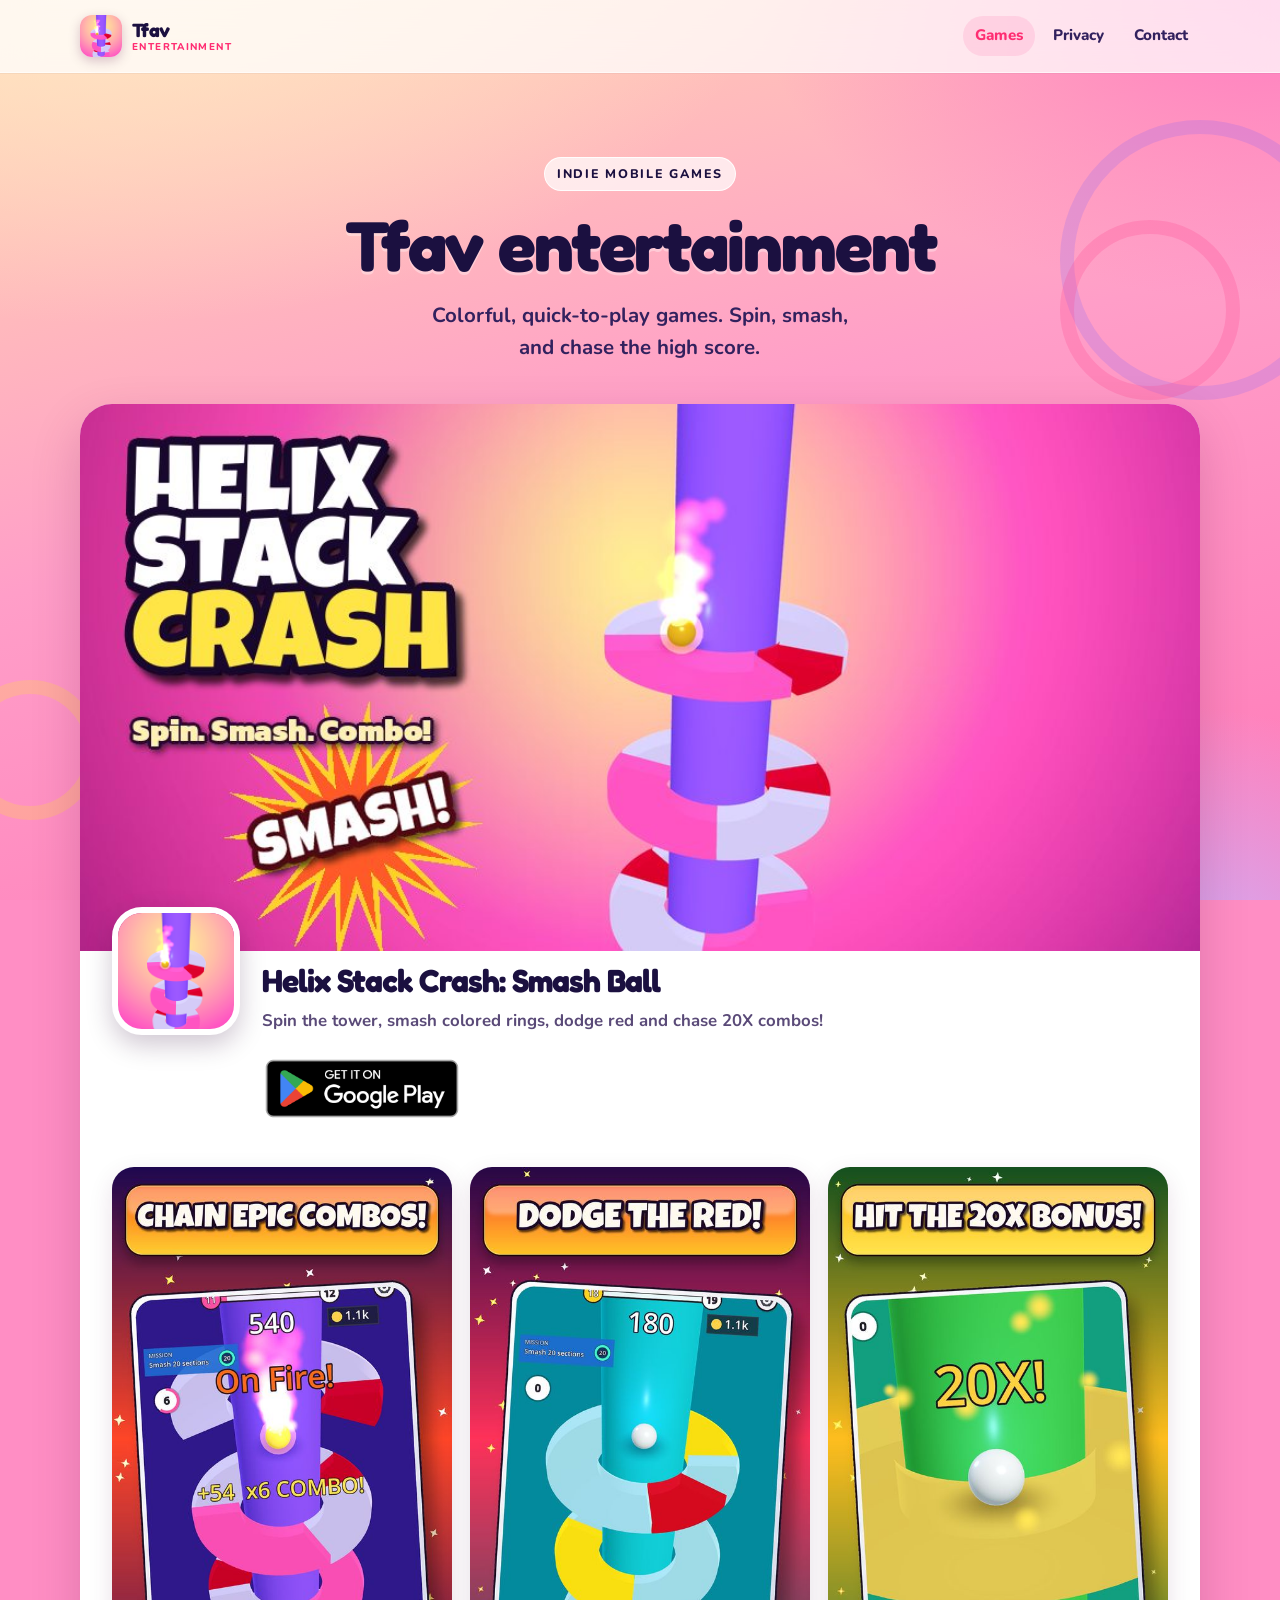
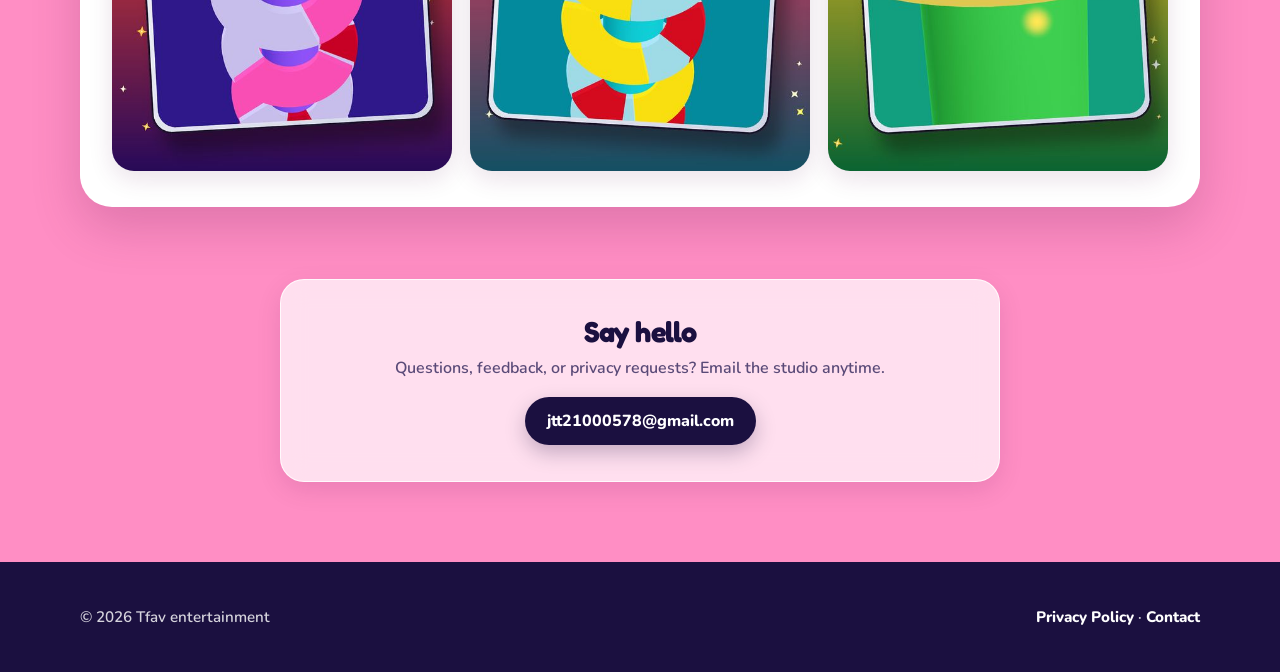
<file: index.html>
<!DOCTYPE html>
<html lang="en">
  <head>
    <meta charset="utf-8">
    <meta name="viewport" content="width=device-width, initial-scale=1">
    <link rel="icon" href="favicon.ico" sizes="any">
    <link rel="icon" type="image/png" sizes="32x32" href="assets/favicon-32.png">
    <link rel="apple-touch-icon" href="apple-touch-icon.png">
    <meta name="theme-color" content="#ff3d8a">
    <link rel="stylesheet" href="assets/fonts/fonts.css">
    <link rel="stylesheet" href="assets/style.css">
    <title>Tfav entertainment</title>
    <meta name="description" content="Colorful mobile games from Tfav entertainment, including Helix Stack Crash: Smash Ball.">
    <meta property="og:title" content="Tfav entertainment">
    <meta property="og:description" content="Colorful mobile games, including Helix Stack Crash: Smash Ball.">
    <meta property="og:image" content="assets/feature.jpg">
    <meta property="og:type" content="website">
  </head>
  <body>
    <div class="page-bg" aria-hidden="true">
      <span class="ring ring-a"></span>
      <span class="ring ring-b"></span>
      <span class="ring ring-c"></span>
    </div>
    <a class="skip" href="#main">Skip to content</a>
    <header class="site-header">
      <div class="wrap nav">
        <a class="brand" href="index.html">
          <img class="brand-mark" src="assets/icon.png" alt="">
          <span class="brand-name">Tfav <small>entertainment</small></span>
        </a>
        <ul class="nav-links">
          <li><a href="index.html#games" aria-current="page">Games</a></li>
          <li><a href="privacy.html">Privacy</a></li>
          <li><a href="index.html#contact">Contact</a></li>
        </ul>
      </div>
    </header>
    <main id="main">
      <section class="hero wrap">
        <p class="eyebrow">Indie mobile games</p>
        <h1>Tfav entertainment</h1>
        <p class="tagline">Colorful, quick-to-play games. Spin, smash, and chase the high score.</p>
      </section>

      <section class="wrap" id="games" aria-labelledby="games-heading">
        <h2 id="games-heading" class="visually-hidden">Games</h2>
        <article class="game">
          <img class="game-banner" src="assets/feature.jpg" alt="Helix Stack Crash: Smash Ball — Spin. Smash. Combo!">
          <div class="game-body">
            <div class="game-top">
              <img class="game-icon" src="assets/icon.png" width="256" height="256" alt="Helix Stack Crash: Smash Ball icon">
              <div class="game-meta">
                <h2>Helix Stack Crash: Smash Ball</h2>
                <p class="blurb">Spin the tower, smash colored rings, dodge red and chase 20X combos!</p>
                <a class="play-btn" href="https://play.google.com/store/apps/details?id=com.tfavgames.helixstackcrash">
                  <img src="assets/google-play-badge.png" width="646" height="250" alt="Get it on Google Play">
                </a>
              </div>
            </div>
            <div class="shots">
              <figure>
                <img src="assets/shot-combo.jpg" width="540" height="960" alt="Gameplay screenshot: chaining an On Fire combo down the tower">
              </figure>
              <figure>
                <img src="assets/shot-dodge.jpg" width="540" height="960" alt="Gameplay screenshot: steering the ball away from red sections">
              </figure>
              <figure>
                <img src="assets/shot-bonus.jpg" width="540" height="960" alt="Gameplay screenshot: landing on a 20X bonus platform">
              </figure>
            </div>
          </div>
        </article>
      </section>

      <section class="wrap" id="contact" aria-labelledby="contact-heading">
        <div class="contact">
          <h2 id="contact-heading">Say hello</h2>
          <p>Questions, feedback, or privacy requests? Email the studio anytime.</p>
          <a class="email-btn" href="mailto:jtt21000578@gmail.com">jtt21000578@gmail.com</a>
        </div>
      </section>
    </main>
    <footer class="site-footer">
      <div class="wrap footer-inner">
        <p>© 2026 Tfav entertainment</p>
        <p>
          <a href="privacy.html">Privacy Policy</a>
          ·
          <a href="index.html#contact">Contact</a>
        </p>
      </div>
    </footer>
  </body>
</html>
</file>
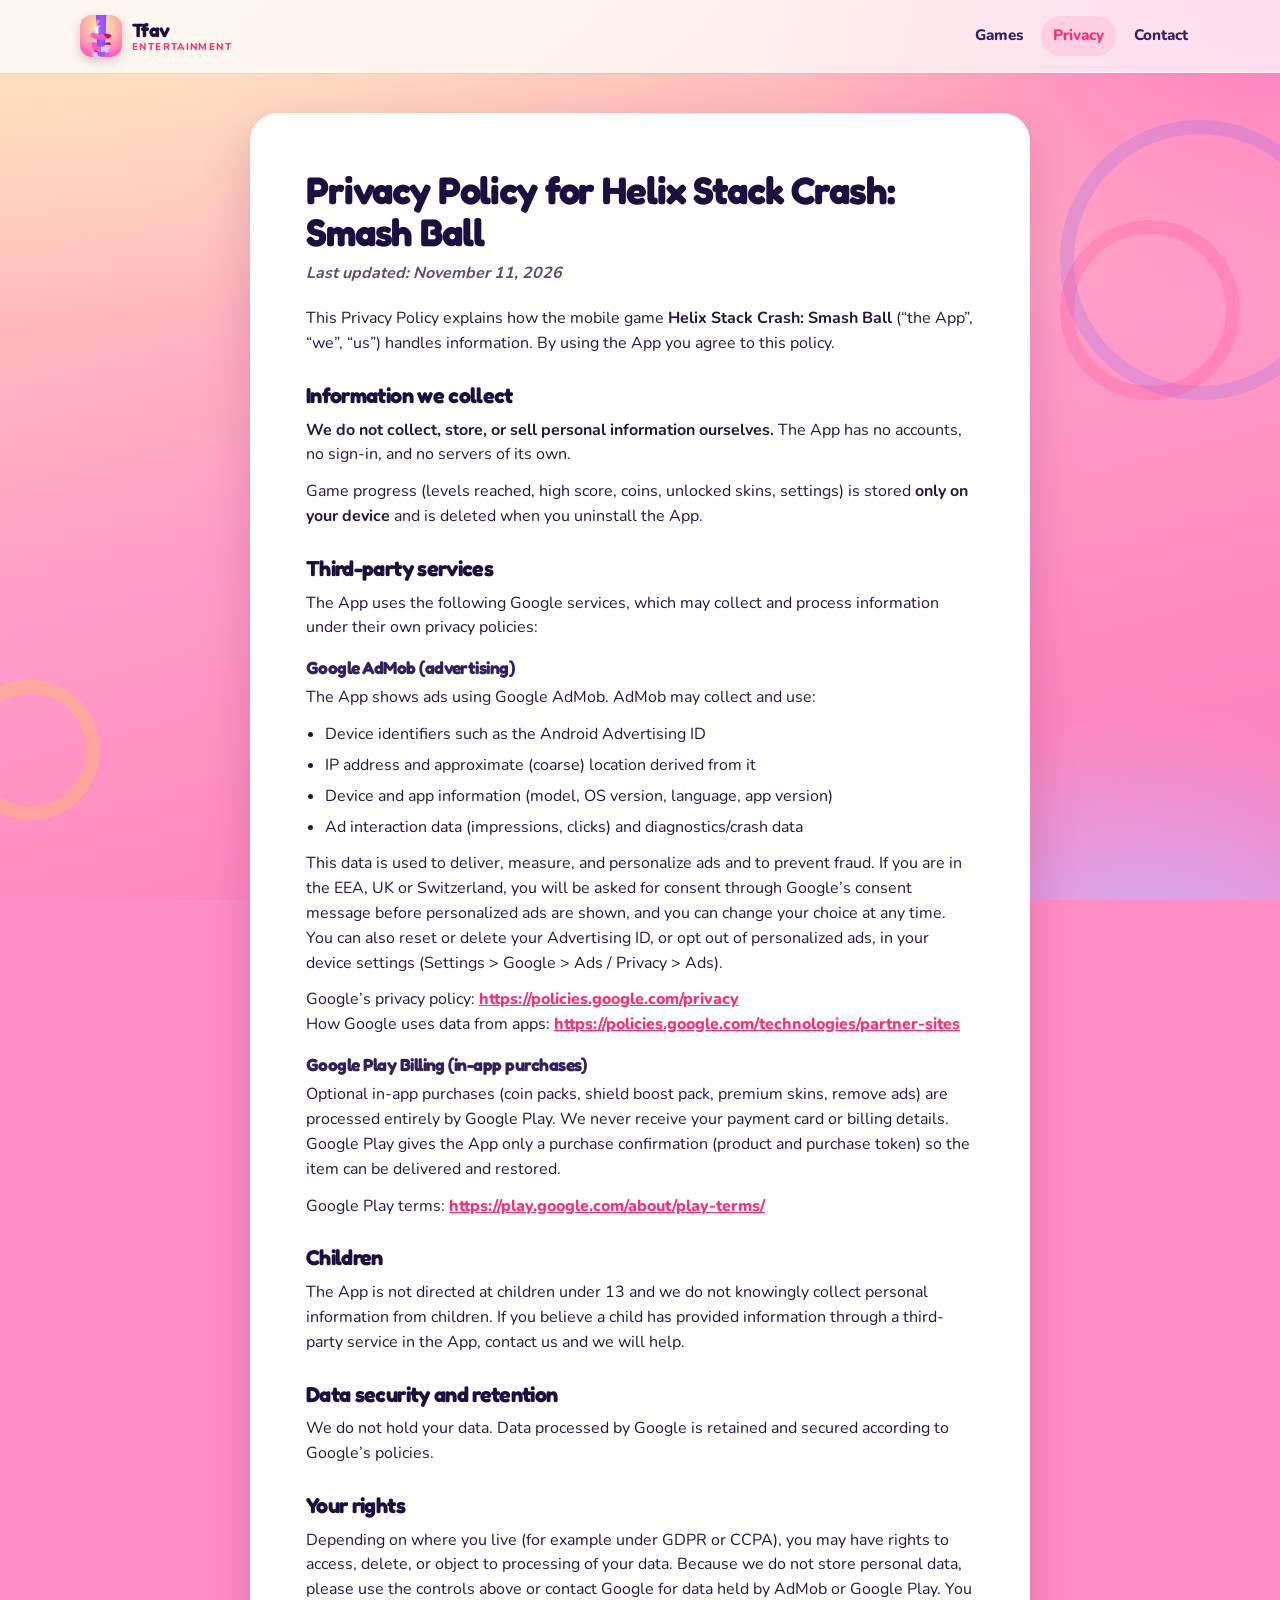
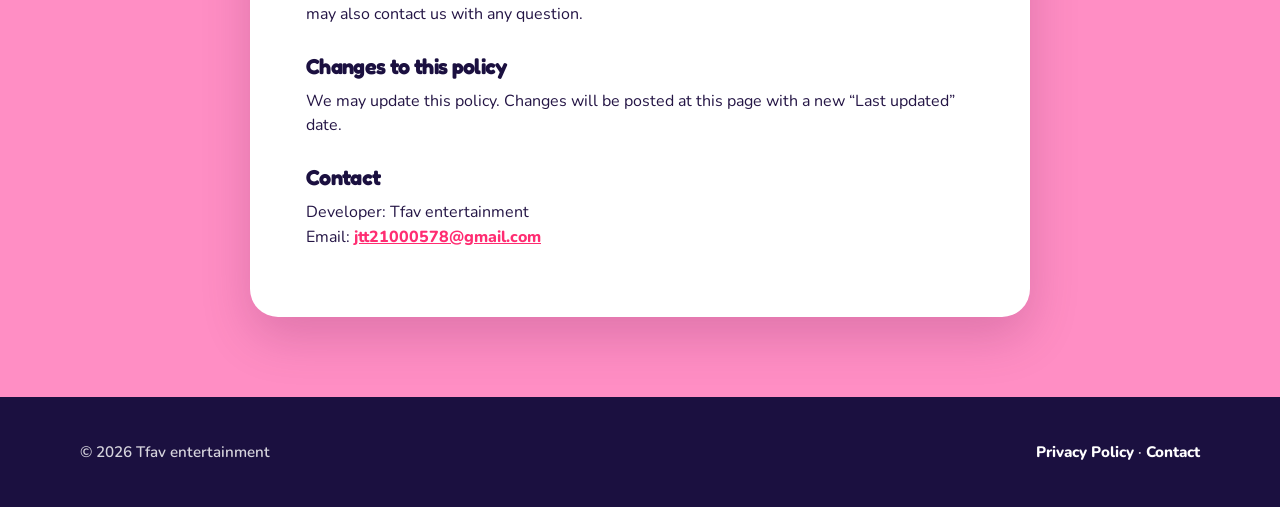
<file: privacy.html>
<!DOCTYPE html>
<html lang="en">
  <head>
    <meta charset="utf-8">
    <meta name="viewport" content="width=device-width, initial-scale=1">
    <link rel="icon" href="favicon.ico" sizes="any">
    <link rel="icon" type="image/png" sizes="32x32" href="assets/favicon-32.png">
    <link rel="apple-touch-icon" href="apple-touch-icon.png">
    <meta name="theme-color" content="#ff3d8a">
    <link rel="stylesheet" href="assets/fonts/fonts.css">
    <link rel="stylesheet" href="assets/style.css">
    <title>Privacy Policy — Helix Stack Crash: Smash Ball</title>
    <meta name="description" content="Privacy Policy for Helix Stack Crash: Smash Ball, a game by Tfav entertainment.">
  </head>
  <body>
    <div class="page-bg" aria-hidden="true">
      <span class="ring ring-a"></span>
      <span class="ring ring-b"></span>
      <span class="ring ring-c"></span>
    </div>
    <a class="skip" href="#main">Skip to content</a>
    <header class="site-header">
      <div class="wrap nav">
        <a class="brand" href="index.html">
          <img class="brand-mark" src="assets/icon.png" alt="">
          <span class="brand-name">Tfav <small>entertainment</small></span>
        </a>
        <ul class="nav-links">
          <li><a href="index.html#games">Games</a></li>
          <li><a href="privacy.html" aria-current="page">Privacy</a></li>
          <li><a href="index.html#contact">Contact</a></li>
        </ul>
      </div>
    </header>
    <main id="main" class="page-main">
      <article class="wrap prose">
        <h1>Privacy Policy for Helix Stack Crash: Smash Ball</h1>
        <p class="updated">Last updated: November 11, 2026</p>
        <p>This Privacy Policy explains how the mobile game <strong>Helix Stack Crash: Smash Ball</strong> (“the App”, “we”, “us”) handles information. By using the App you agree to this policy.</p>

        <h2>Information we collect</h2>
        <p><strong>We do not collect, store, or sell personal information ourselves.</strong> The App has no accounts, no sign-in, and no servers of its own.</p>
        <p>Game progress (levels reached, high score, coins, unlocked skins, settings) is stored <strong>only on your device</strong> and is deleted when you uninstall the App.</p>

        <h2>Third-party services</h2>
        <p>The App uses the following Google services, which may collect and process information under their own privacy policies:</p>

        <h3>Google AdMob (advertising)</h3>
        <p>The App shows ads using Google AdMob. AdMob may collect and use:</p>
        <ul>
          <li>Device identifiers such as the Android Advertising ID</li>
          <li>IP address and approximate (coarse) location derived from it</li>
          <li>Device and app information (model, OS version, language, app version)</li>
          <li>Ad interaction data (impressions, clicks) and diagnostics/crash data</li>
        </ul>
        <p>This data is used to deliver, measure, and personalize ads and to prevent fraud. If you are in the EEA, UK or Switzerland, you will be asked for consent through Google’s consent message before personalized ads are shown, and you can change your choice at any time. You can also reset or delete your Advertising ID, or opt out of personalized ads, in your device settings (Settings &gt; Google &gt; Ads / Privacy &gt; Ads).</p>
        <p>Google’s privacy policy: <a href="https://policies.google.com/privacy">https://policies.google.com/privacy</a><br>
        How Google uses data from apps: <a href="https://policies.google.com/technologies/partner-sites">https://policies.google.com/technologies/partner-sites</a></p>

        <h3>Google Play Billing (in-app purchases)</h3>
        <p>Optional in-app purchases (coin packs, shield boost pack, premium skins, remove ads) are processed entirely by Google Play. We never receive your payment card or billing details. Google Play gives the App only a purchase confirmation (product and purchase token) so the item can be delivered and restored.</p>
        <p>Google Play terms: <a href="https://play.google.com/about/play-terms/">https://play.google.com/about/play-terms/</a></p>

        <h2>Children</h2>
        <p>The App is not directed at children under 13 and we do not knowingly collect personal information from children. If you believe a child has provided information through a third-party service in the App, contact us and we will help.</p>

        <h2>Data security and retention</h2>
        <p>We do not hold your data. Data processed by Google is retained and secured according to Google’s policies.</p>

        <h2>Your rights</h2>
        <p>Depending on where you live (for example under GDPR or CCPA), you may have rights to access, delete, or object to processing of your data. Because we do not store personal data, please use the controls above or contact Google for data held by AdMob or Google Play. You may also contact us with any question.</p>

        <h2>Changes to this policy</h2>
        <p>We may update this policy. Changes will be posted at this page with a new “Last updated” date.</p>

        <h2>Contact</h2>
        <p>Developer: Tfav entertainment<br>
        Email: <a href="mailto:jtt21000578@gmail.com">jtt21000578@gmail.com</a></p>
      </article>
    </main>
    <footer class="site-footer">
      <div class="wrap footer-inner">
        <p>© 2026 Tfav entertainment</p>
        <p>
          <a href="privacy.html">Privacy Policy</a>
          ·
          <a href="index.html#contact">Contact</a>
        </p>
      </div>
    </footer>
  </body>
</html>
</file>
<file: assets/fonts/fonts.css>
@font-face {
  font-family: 'Fredoka';
  font-style: normal;
  font-weight: 500;
  font-display: swap;
  src: url(fredoka-500.woff2) format('woff2');
}

@font-face {
  font-family: 'Fredoka';
  font-style: normal;
  font-weight: 600;
  font-display: swap;
  src: url(fredoka-600.woff2) format('woff2');
}

@font-face {
  font-family: 'Fredoka';
  font-style: normal;
  font-weight: 700;
  font-display: swap;
  src: url(fredoka-700.woff2) format('woff2');
}

@font-face {
  font-family: 'Nunito';
  font-style: normal;
  font-weight: 400;
  font-display: swap;
  src: url(nunito-400.woff2) format('woff2');
}

@font-face {
  font-family: 'Nunito';
  font-style: normal;
  font-weight: 600;
  font-display: swap;
  src: url(nunito-600.woff2) format('woff2');
}

@font-face {
  font-family: 'Nunito';
  font-style: normal;
  font-weight: 700;
  font-display: swap;
  src: url(nunito-700.woff2) format('woff2');
}

@font-face {
  font-family: 'Nunito';
  font-style: normal;
  font-weight: 800;
  font-display: swap;
  src: url(nunito-800.woff2) format('woff2');
}
</file>
<file: assets/style.css>
/* Tfav entertainment — shared site styles */
:root {
  --navy: #1b1040;
  --navy-soft: #32215e;
  --ink: #241545;
  --pink: #ff3d8a;
  --pink-hot: #ff2d72;
  --pink-soft: #ff8cc0;
  --peach: #ffe3bf;
  --yellow: #ffd445;
  --purple: #6d5cff;
  --muted: #5a4a78;
  --white: #ffffff;
  --card: #ffffff;
  --shadow: 0 20px 50px rgba(90, 16, 70, 0.2);
  --shadow-soft: 0 8px 24px rgba(80, 20, 70, 0.12);
  --radius: 28px;
  --wrap: 1120px;
}

*, *::before, *::after { box-sizing: border-box; }
html { scroll-behavior: smooth; }
body {
  margin: 0;
  font-family: Nunito, "Segoe UI", sans-serif;
  color: var(--ink);
  background: #ff8ec4;
  line-height: 1.55;
  min-height: 100vh;
  display: flex;
  flex-direction: column;
  -webkit-font-smoothing: antialiased;
}
main { flex: 1 0 auto; }
.site-footer { flex-shrink: 0; }
img { max-width: 100%; height: auto; display: block; }
a { color: var(--pink-hot); }
a:hover { color: var(--navy); }
h1, h2, h3, .brand-name {
  font-family: Fredoka, Nunito, sans-serif;
  letter-spacing: -0.03em;
  line-height: 1.1;
}

.page-bg {
  position: fixed;
  inset: 0;
  z-index: -1;
  overflow: hidden;
  background:
    radial-gradient(1100px 640px at 8% -8%, #ffe9c8 0%, transparent 62%),
    radial-gradient(900px 520px at 100% 0%, #ff7ac0 0%, transparent 58%),
    radial-gradient(720px 520px at 90% 110%, #cbb6ff 0%, transparent 55%),
    linear-gradient(165deg, #ffd8b0 0%, #ff9ec8 48%, #ff78b8 100%);
}
.page-bg .ring {
  position: absolute;
  border-radius: 50%;
  border: 14px solid rgba(255, 255, 255, 0.18);
  pointer-events: none;
}
.page-bg .ring-a { width: 280px; height: 280px; top: 120px; right: -60px; border-color: rgba(109, 92, 255, 0.18); }
.page-bg .ring-b { width: 180px; height: 180px; top: 220px; right: 40px; border-color: rgba(255, 61, 138, 0.22); }
.page-bg .ring-c { width: 140px; height: 140px; bottom: 80px; left: -40px; border-color: rgba(255, 212, 69, 0.28); }

.skip {
  position: absolute;
  left: -999px;
  top: 8px;
  background: var(--navy);
  color: #fff;
  padding: 8px 14px;
  border-radius: 8px;
  z-index: 40;
}
.skip:focus { left: 8px; color: #fff; }

.wrap {
  width: min(var(--wrap), calc(100% - 36px));
  margin-inline: auto;
}

/* Header */
.site-header {
  position: sticky;
  top: 0;
  z-index: 30;
  backdrop-filter: blur(18px);
  -webkit-backdrop-filter: blur(18px);
  background: rgba(255, 255, 255, 0.74);
  border-bottom: 1px solid rgba(255, 255, 255, 0.55);
  box-shadow: 0 1px 0 rgba(27, 16, 64, 0.04);
}
.nav {
  display: flex;
  align-items: center;
  justify-content: space-between;
  gap: 16px;
  min-height: 72px;
}
.brand {
  display: flex;
  align-items: center;
  gap: 10px;
  text-decoration: none;
  color: var(--navy);
  min-width: 0;
}
.brand:hover { color: var(--navy); }
.brand-mark {
  width: 42px;
  height: 42px;
  border-radius: 12px;
  box-shadow: 0 4px 12px rgba(80, 0, 60, 0.22);
  object-fit: cover;
  flex: 0 0 auto;
}
.brand-name {
  display: flex;
  flex-direction: column;
  font-weight: 700;
  font-size: 1.2rem;
  line-height: 1.05;
}
.brand-name small {
  font-family: Nunito, sans-serif;
  font-weight: 800;
  font-size: 0.62rem;
  letter-spacing: 0.14em;
  text-transform: uppercase;
  color: var(--pink-hot);
  margin-top: 2px;
}
.nav-links {
  display: flex;
  align-items: center;
  gap: 6px;
  list-style: none;
  margin: 0;
  padding: 0;
}
.nav-links a {
  display: inline-block;
  text-decoration: none;
  color: var(--navy-soft);
  font-weight: 800;
  font-size: 0.95rem;
  padding: 8px 12px;
  border-radius: 999px;
}
.nav-links a:hover,
.nav-links a[aria-current="page"] {
  background: rgba(255, 61, 138, 0.12);
  color: var(--pink-hot);
}

/* Hero */
.hero {
  text-align: center;
  padding: 72px 0 28px;
}
.eyebrow {
  display: inline-block;
  font-weight: 800;
  font-size: 0.78rem;
  letter-spacing: 0.14em;
  text-transform: uppercase;
  color: var(--navy);
  background: rgba(255, 255, 255, 0.7);
  border: 1px solid rgba(255, 255, 255, 0.9);
  padding: 6px 12px;
  border-radius: 999px;
  margin-bottom: 16px;
}
.hero h1 {
  margin: 0;
  font-size: clamp(2.4rem, 6.4vw, 4.4rem);
  font-weight: 700;
  color: var(--navy);
  text-shadow: 0 3px 0 rgba(255, 255, 255, 0.35);
}
.hero .tagline {
  margin: 16px auto 0;
  max-width: 22em;
  font-size: clamp(1.05rem, 2.2vw, 1.28rem);
  font-weight: 700;
  color: var(--navy-soft);
}

/* Game card */
.game {
  background: var(--card);
  border-radius: 32px;
  overflow: hidden;
  box-shadow: var(--shadow);
  margin: 12px auto 72px;
}
.game-banner {
  width: 100%;
  aspect-ratio: 1024 / 500;
  object-fit: cover;
  background: linear-gradient(90deg, #ff8cc0, #ffd8b0);
}
.game-body { padding: 0 32px 36px; }
.game-top {
  display: flex;
  gap: 22px;
  align-items: flex-start;
  margin-top: -44px;
  position: relative;
}
.game-icon {
  width: 128px;
  height: 128px;
  border-radius: 30px;
  border: 6px solid #fff;
  box-shadow: 0 10px 26px rgba(40, 0, 50, 0.22);
  background: #fff;
  flex: 0 0 auto;
  object-fit: cover;
}
.game-meta { flex: 1; min-width: 0; padding-top: 56px; }
.game-meta h2 {
  margin: 0 0 10px;
  font-size: clamp(1.45rem, 3vw, 2rem);
  color: var(--navy);
}
.game-meta .blurb {
  margin: 0 0 8px;
  color: var(--muted);
  font-weight: 700;
  font-size: 1.05rem;
  max-width: 38em;
}
.play-btn {
  display: inline-block;
  line-height: 0;
  margin: 4px 0 0 -10px;
  transition: transform 0.15s ease;
}
.play-btn:hover { transform: scale(1.04); color: inherit; }
.play-btn img {
  width: 220px;
  height: auto;
}

.shots {
  display: grid;
  grid-template-columns: repeat(3, 1fr);
  gap: 18px;
  margin-top: 28px;
}
.shots figure { margin: 0; }
.shots img {
  width: 100%;
  border-radius: 22px;
  box-shadow: var(--shadow-soft);
  background: #2a1b5c;
}

/* Contact */
.contact {
  text-align: center;
  margin: 0 auto 80px;
  background: rgba(255, 255, 255, 0.72);
  backdrop-filter: blur(12px);
  border: 1px solid rgba(255, 255, 255, 0.8);
  border-radius: 24px;
  padding: 36px 24px;
  box-shadow: var(--shadow-soft);
  max-width: 720px;
}
.contact h2 {
  margin: 0 0 8px;
  font-size: 1.8rem;
  color: var(--navy);
}
.contact p { margin: 0 0 16px; color: var(--muted); font-weight: 600; }
.email-btn {
  display: inline-block;
  text-decoration: none;
  background: var(--navy);
  color: #fff !important;
  font-weight: 800;
  padding: 12px 22px;
  border-radius: 999px;
  box-shadow: 0 8px 20px rgba(27, 16, 64, 0.25);
}
.email-btn:hover { background: var(--pink-hot); }

/* Footer */
.site-footer {
  background: var(--navy);
  color: rgba(255, 255, 255, 0.82);
  padding: 28px 0;
}
.footer-inner {
  display: flex;
  flex-wrap: wrap;
  gap: 10px 24px;
  align-items: center;
  justify-content: space-between;
  font-weight: 600;
  font-size: 0.95rem;
}
.site-footer a {
  color: #fff;
  font-weight: 800;
  text-decoration: none;
}
.site-footer a:hover { color: var(--yellow); }

/* Privacy / inner pages */
.page-main { padding: 40px 0 80px; }
.prose {
  background: #fff;
  border-radius: 28px;
  box-shadow: var(--shadow);
  padding: clamp(28px, 5vw, 56px);
  max-width: 780px;
  margin: 0 auto;
}
.prose h1 {
  margin: 0 0 8px;
  font-size: clamp(1.8rem, 4vw, 2.4rem);
  color: var(--navy);
}
.prose .updated {
  color: var(--muted);
  font-weight: 700;
  font-style: italic;
  margin: 0 0 20px;
}
.prose h2 {
  margin: 28px 0 10px;
  font-size: 1.35rem;
  color: var(--navy);
}
.prose h3 {
  margin: 18px 0 8px;
  font-size: 1.1rem;
  color: var(--navy-soft);
}
.prose p, .prose li { color: var(--ink); }
.prose p { margin: 0 0 12px; }
.prose ul { margin: 0 0 12px; padding-left: 1.2em; }
.prose li { margin: 0 0 6px; }
.prose a { font-weight: 800; word-break: break-word; }

/* 404 */
.not-found {
  text-align: center;
  padding: 80px 0 100px;
}
.not-found h1 {
  font-size: clamp(2.4rem, 6vw, 4rem);
  color: var(--navy);
  margin: 0 0 12px;
}
.not-found p {
  font-size: 1.15rem;
  font-weight: 700;
  color: var(--navy-soft);
  margin: 0 0 24px;
}
.home-btn {
  display: inline-block;
  text-decoration: none;
  background: var(--navy);
  color: #fff !important;
  font-family: Fredoka, Nunito, sans-serif;
  font-weight: 600;
  font-size: 1.1rem;
  padding: 14px 26px;
  border-radius: 999px;
  box-shadow: 0 8px 20px rgba(27, 16, 64, 0.25);
}
.home-btn:hover { background: var(--pink-hot); }

@media (max-width: 760px) {
  .game-top { flex-direction: column; align-items: flex-start; margin-top: -36px; }
  .game-icon { width: 104px; height: 104px; border-radius: 24px; }
  .game-meta { padding-top: 16px; }
  .shots {
    display: flex;
    overflow-x: auto;
    scroll-snap-type: x mandatory;
    gap: 12px;
    padding-bottom: 8px;
    -webkit-overflow-scrolling: touch;
  }
  .shots figure {
    flex: 0 0 62%;
    scroll-snap-align: start;
  }
}
@media (max-width: 640px) {
  .nav {
    flex-wrap: wrap;
    justify-content: space-between;
    min-height: 0;
    padding: 10px 0 8px;
  }
  .nav-links { width: 100%; justify-content: center; padding-bottom: 2px; }
}
@media (max-width: 520px) {
  .brand-name { font-size: 1.05rem; }
  .nav-links a { padding: 8px 12px; font-size: 0.9rem; }
  .hero { padding: 40px 0 20px; }
  .game-body { padding: 0 16px 22px; }
  .play-btn { margin-left: -6px; }
  .play-btn img { width: 200px; }
  .shots figure { flex-basis: 72%; }
  .contact { margin-bottom: 48px; padding: 28px 18px; }
  .footer-inner { justify-content: center; text-align: center; }
}

.visually-hidden {
  position: absolute;
  width: 1px;
  height: 1px;
  padding: 0;
  margin: -1px;
  overflow: hidden;
  clip: rect(0, 0, 0, 0);
  white-space: nowrap;
  border: 0;
}
</file>
